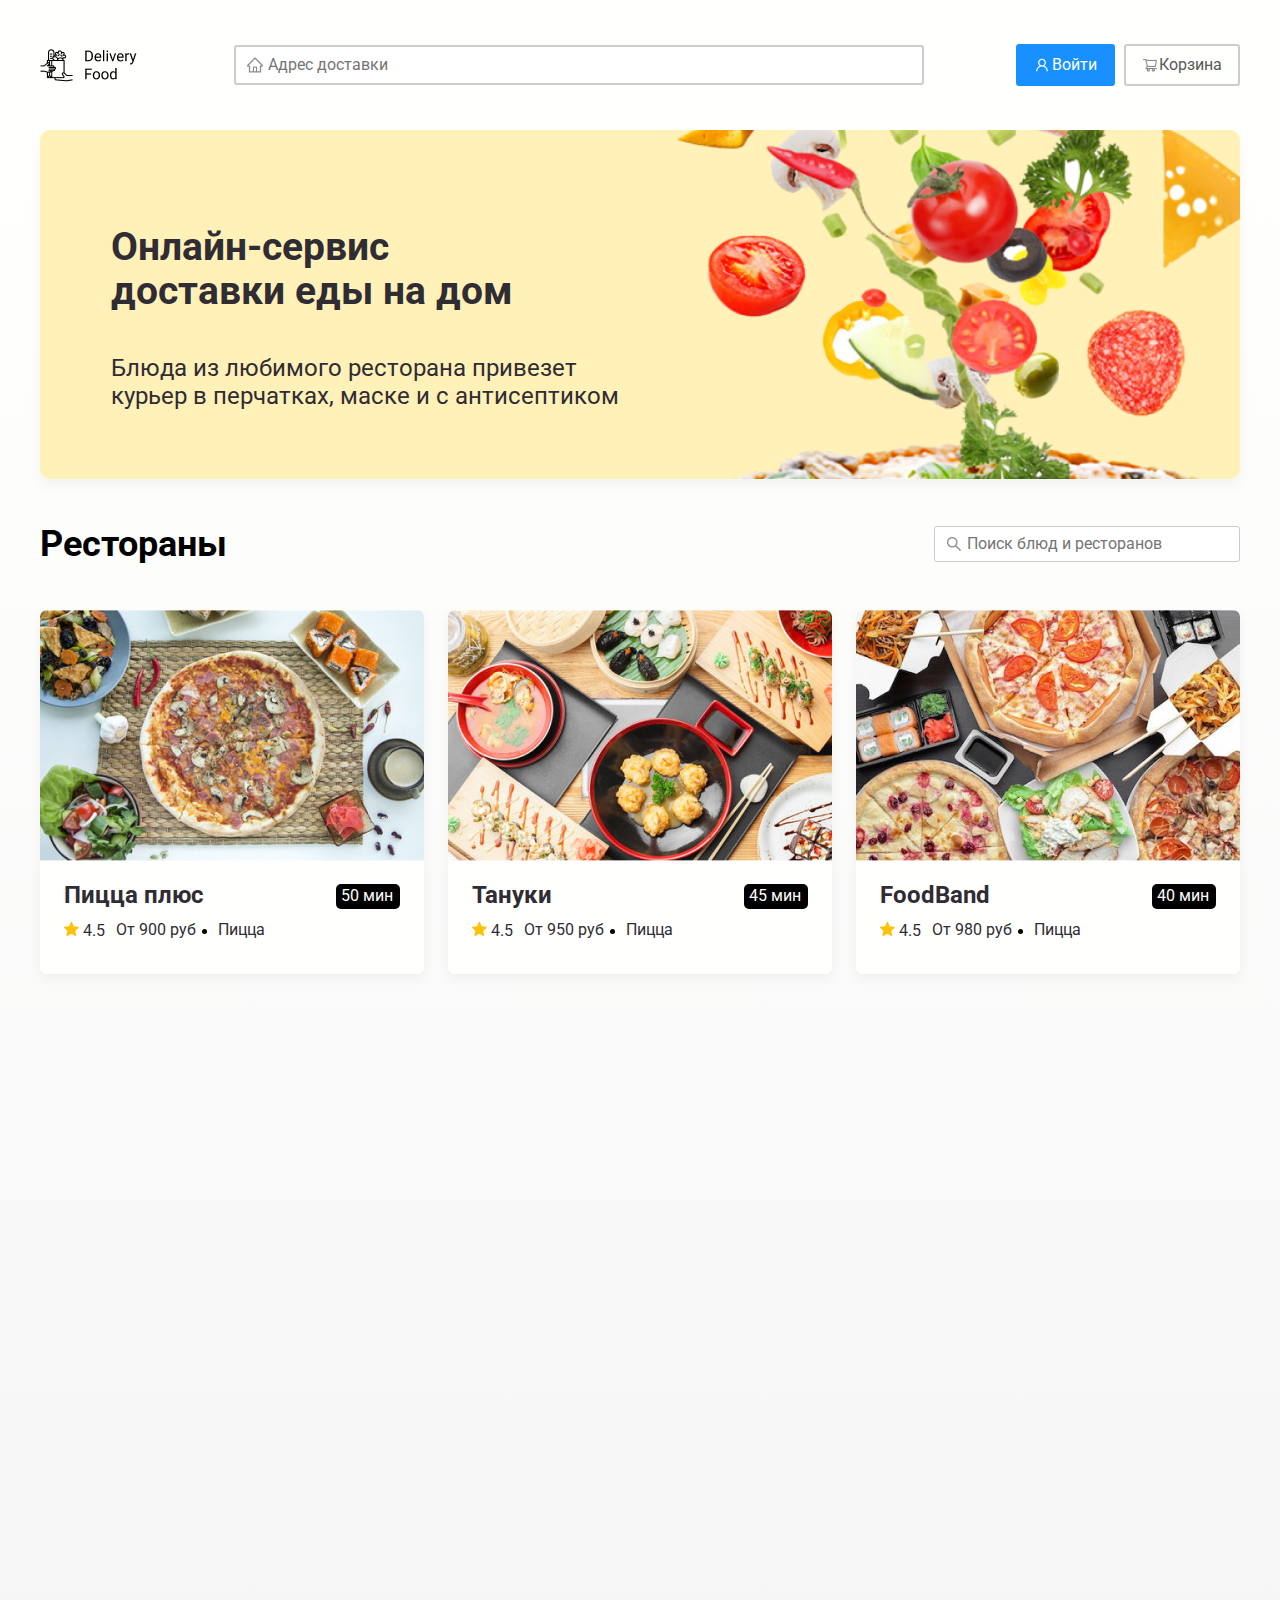
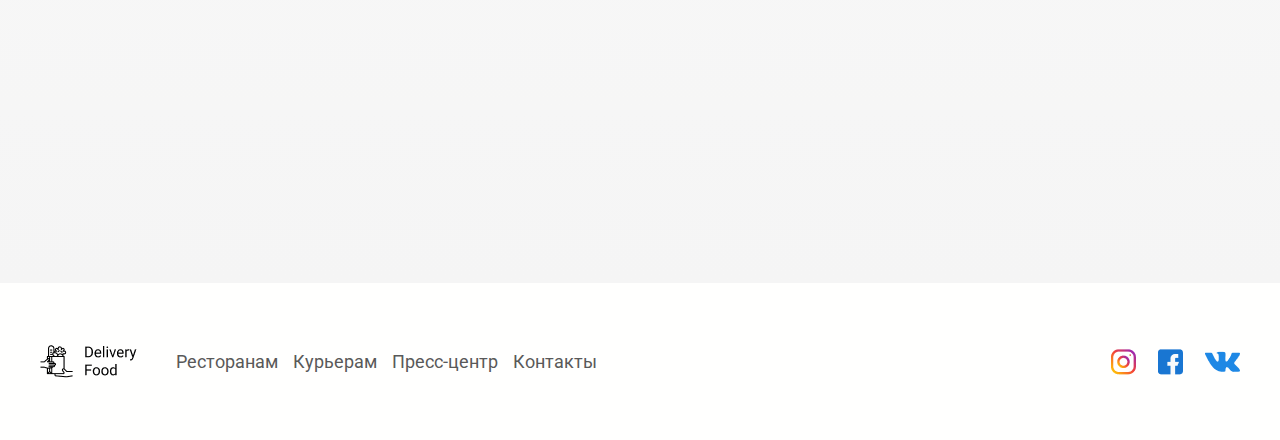
<file: index.html>
<!DOCTYPE html>
<html lang="ru">
<head>
	<meta charset="UTF-8">
	<title>Shop</title>
	<meta name="viewport" content="width=device-width, initial-scale=1.0">
	<link type="text/css" rel="stylesheet" href="css/animate.css">
	<link type="text/css" rel="stylesheet" href="css/normalize.css">
	<link type="text/css" rel="stylesheet" href="css/style.css">
</head>
<body>
	<header id="header" class="header">
		<div class="container">
			<div class="header__content">
				<a class="header__logo" href="index.html"><img src="images/logo-01.png" alt="Delivery food" /></a>
				<input class="header__input" type="text" name="address" placeholder="Адрес доставки">
				<div class="header__buttons">
					<button class="button enter" data-fill="open-form"><img src="images/ico-01.png" alt="user" /> Войти</button>
					<button class="button bag" data-toggle="open-modal"><img src="images/ico-02.png" alt="bag" /> Корзина</button>
				</div>
			</div>
		</div>
	</header>
	<!-- /.header -->
	<main id="main" class="main">
		<section class="intro">
			<div class="container">
				<div class="intro__content">
					<h1 class="intro__title">
						Онлайн-сервис <br />доставки еды на&nbsp;дом
					</h1>
					<p class="intro__text">
						Блюда из любимого ресторана привезет курьер в перчатках, маске и с&nbsp;антисептиком
					</p>
				</div>
			</div>
			<!-- /.container -->
		</section>
		<!-- /.intro -->
		<section class="restaurants">
			<div class="container">
				<div class="restaurants__content">
					<div class="restaurants__heading">
						<h2 class="restaurants__title">
							Рестораны
						</h2>
						<input class="restaurants__search" type="text" name="search" placeholder="Поиск блюд и ресторанов">
					</div>
					<!-- /.restaurant__heading -->
				</div>
			</div>
		</section>
		<!-- /.restaurants -->
		<section class="cards">
			<div class="container">
				<div class="cards__content">
					<a class="card wow fadeInRight" data-wow-delay="0.1s" href="restaurant.html">
						<img class="card__image" src="images/img-01.jpg" alt="pizza">
						<div class="card__info">
							<div class="card__heading">
								<h3 class="card__title">
									Пицца плюс
								</h3>
								<div class="card__time">
									<p>50 мин</p>
								</div>
							</div>
							<!-- /.card__info -->
							<div class="card__rate">
								<div class="card__star">
									<span><img src="images/ico-04.png" alt="star"></span> 4.5
								</div>
								<div class="card__price">
									<p>От 900 руб</p>
								</div>
								<div class="card__kind">
									<p>Пицца</p>
								</div>
							</div>
							<!-- /.card__rate -->
						</div>
					</a>
					<!-- /.card -->
					<a class="card wow fadeInRight" data-wow-delay="0.2s" href="restaurant.html">
						<img class="card__image" src="images/img-02.jpg" alt="pizza">
						<div class="card__info">
							<div class="card__heading">
								<h3 class="card__title">
									Тануки
								</h3>
								<div class="card__time">
									<p>45 мин</p>
								</div>
							</div>
							<!-- /.card__info -->
							<div class="card__rate">
								<div class="card__star">
									<span><img src="images/ico-04.png" alt="star"></span> 4.5
								</div>
								<div class="card__price">
									<p>От 950 руб</p>
								</div>
								<div class="card__kind">
									<p>Пицца</p>
								</div>
							</div>
							<!-- /.card__rate -->
						</div>
					</a>
					<!-- /.card -->
					<a class="card wow fadeInRight" data-wow-delay="0.3s" href="restaurant.html">
						<img class="card__image" src="images/img-03.jpg" alt="pizza">
						<div class="card__info">
							<div class="card__heading">
								<h3 class="card__title">
									FoodBand
								</h3>
								<div class="card__time">
									<p>40 мин</p>
								</div>
							</div>
							<!-- /.card__info -->
							<div class="card__rate">
								<div class="card__star">
									<span><img src="images/ico-04.png" alt="star"></span> 4.5
								</div>
								<div class="card__price">
									<p>От 980 руб</p>
								</div>
								<div class="card__kind">
									<p>Пицца</p>
								</div>
							</div>
							<!-- /.card__rate -->
						</div>
					</a>
					<!-- /.card -->
					<a class="card wow fadeInRight" data-wow-delay="0.1s" href="restaurant.html">
						<img class="card__image" src="images/img-04.jpg" alt="pizza">
						<div class="card__info">
							<div class="card__heading">
								<h3 class="card__title">
									Жадина-пицца
								</h3>
								<div class="card__time">
									<p>50 мин</p>
								</div>
							</div>
							<!-- /.card__info -->
							<div class="card__rate">
								<div class="card__star">
									<span><img src="images/ico-04.png" alt="star"></span> 4.5
								</div>
								<div class="card__price">
									<p>От 900 руб</p>
								</div>
								<div class="card__kind">
									<p>Пицца</p>
								</div>
							</div>
							<!-- /.card__rate -->
						</div>
					</a>
					<!-- /.card -->
					<a class="card wow fadeInRight" data-wow-delay="0.2s" href="restaurant.html">
						<img class="card__image" src="images/img-05.jpg" alt="pizza">
						<div class="card__info">
							<div class="card__heading">
								<h3 class="card__title">
									Точка еды
								</h3>
								<div class="card__time">
									<p>55 мин</p>
								</div>
							</div>
							<!-- /.card__info -->
							<div class="card__rate">
								<div class="card__star">
									<span><img src="images/ico-04.png" alt="star"></span> 4.5
								</div>
								<div class="card__price">
									<p>От 950 руб</p>
								</div>
								<div class="card__kind">
									<p>Пицца</p>
								</div>
							</div>
							<!-- /.card__rate -->
						</div>
					</a>
					<!-- /.card -->
					<a class="card wow fadeInRight" data-wow-delay="0.3s" href="restaurant.html">
						<img class="card__image" src="images/img-06.jpg" alt="pizza">
						<div class="card__info">
							<div class="card__heading">
								<h3 class="card__title">
									PizzaBurger
								</h3>
								<div class="card__time">
									<p>50 мин</p>
								</div>
							</div>
							<!-- /.card__info -->
							<div class="card__rate">
								<div class="card__star">
									<span><img src="images/ico-04.png" alt="star"></span> 4.5
								</div>
								<div class="card__price">
									<p>От 900 руб</p>
								</div>
								<div class="card__kind">
									<p>Пицца</p>
								</div>
							</div>
							<!-- /.card__rate -->
						</div>
					</a>
					<!-- /.card -->
					<a class="card wow fadeInRight" data-wow-delay="0.1s" href="restaurant.html">
						<img class="card__image" src="images/img-06.jpg" alt="pizza">
						<div class="card__info">
							<div class="card__heading">
								<h3 class="card__title">
									PizzaBurger
								</h3>
								<div class="card__time">
									<p>50 мин</p>
								</div>
							</div>
							<!-- /.card__info -->
							<div class="card__rate">
								<div class="card__star">
									<span><img src="images/ico-04.png" alt="star"></span> 4.5
								</div>
								<div class="card__price">
									<p>От 900 руб</p>
								</div>
								<div class="card__kind">
									<p>Пицца</p>
								</div>
							</div>
							<!-- /.card__rate -->
						</div>
					</a>
					<!-- /.card -->
					<a class="card wow fadeInRight" data-wow-delay="0.2s" href="restaurant.html">
						<img class="card__image" src="images/img-04.jpg" alt="pizza">
						<div class="card__info">
							<div class="card__heading">
								<h3 class="card__title">
									Жадина-пицца
								</h3>
								<div class="card__time">
									<p>50 мин</p>
								</div>
							</div>
							<!-- /.card__info -->
							<div class="card__rate">
								<div class="card__star">
									<span><img src="images/ico-04.png" alt="star"></span> 4.5
								</div>
								<div class="card__price">
									<p>От 900 руб</p>
								</div>
								<div class="card__kind">
									<p>Пицца</p>
								</div>
							</div>
							<!-- /.card__rate -->
						</div>
					</a>
					<!-- /.card -->
					<a class="card wow fadeInRight" data-wow-delay="0.3s" href="restaurant.html">
						<img class="card__image" src="images/img-05.jpg" alt="pizza">
						<div class="card__info">
							<div class="card__heading">
								<h3 class="card__title">
									Точка еды
								</h3>
								<div class="card__time">
									<p>55 мин</p>
								</div>
							</div>
							<!-- /.card__info -->
							<div class="card__rate">
								<div class="card__star">
									<span><img src="images/ico-04.png" alt="star"></span> 4.5
								</div>
								<div class="card__price">
									<p>От 950 руб</p>
								</div>
								<div class="card__kind">
									<p>Пицца</p>
								</div>
							</div>
							<!-- /.card__rate -->
						</div>
					</a>
					<!-- /.card -->
				</div>
			</div>
		</section>
		<!-- /.cards -->
	</main>
	<!-- /.main -->
	<footer id="footer" class="footer">
		<div class="container">
			<div class="footer__content">
				<a class="footer__logo" href="index.html"><img src="images/logo-01.png" alt="Delivery food" /></a>
				<nav class="footer__menu">
					<ul class="footer__list">
						<li class="footer__item">
							<a class="footer__link" href="http://link">Ресторанам</a>
						</li>
						<li class="footer__item">
							<a class="footer__link" href="http://link">Курьерам</a>
						</li>
						<li class="footer__item">
							<a class="footer__link" href="http://link">Пресс-центр</a>
						</li>
						<li class="footer__item">
							<a class="footer__link" href="http://link">Контакты</a>
						</li>
					</ul>
				</nav>
				<div class="footer__social">
					<a href="http://link"><img class="footer__icon" src="images/ico-instagram.png" alt="ig" /></a>
					<a href="http://link"><img class="footer__icon" src="images/ico-facebook.png" alt="fb" /></a>
					<a href="http://link"><img class="footer__icon" src="images/ico-vkontakte.png" alt="vk" /></a>
				</div>
			</div>
		</div>
	</footer>
	<!-- /.footer -->
	<div class="modal wow fadeIn" data-wow-duration="0.5s">
		<div class="modal__content">
			<div class="modal__header">
				<h1 class="modal__title">
					Корзина
				</h1>
				<button class="modal__close" data-toggle="close-modal">
					&times;
				</button>
			</div>
			<!-- /.modal__header -->
			<div class="modal__main">
				<div class="modal__row row">
					<p class="row__text">
						Ролл угорь стандарт
					</p>
					<strong class="row__price">
						250 &#8381;
					</strong>
					<div class="row__order">
						<button class="row__counter">-</button>
						<span class="row__value">1</span>
						<button class="row__counter">+</button>
					</div>
				</div>
				<!-- /.modal__row -->
				<div class="modal__row row">
					<p class="row__text">
						Ролл угорь плюс
					</p>
					<strong class="row__price">
						250 &#8381;
					</strong>
					<div class="row__order">
						<button class="row__counter">-</button>
						<span class="row__value">1</span>
						<button class="row__counter">+</button>
					</div>
				</div>
				<!-- /.modal__row -->
				<div class="modal__row row">
					<p class="row__text">
						Ролл с креветкой стандарт
					</p>
					<strong class="row__price">
						250 &#8381;
					</strong>
					<div class="row__order">
						<button class="row__counter">-</button>
						<span class="row__value">1</span>
						<button class="row__counter">+</button>
					</div>
				</div>
				<!-- /.modal__row -->
				<div class="modal__row row">
					<p class="row__text">
						Ролл с креветкой плюс
					</p>
					<strong class="row__price">
						250 &#8381;
					</strong>
					<div class="row__order">
						<button class="row__counter">-</button>
						<span class="row__value">1</span>
						<button class="row__counter">+</button>
					</div>
				</div>
				<!-- /.modal__row -->
				<div class="modal__row row">
					<p class="row__text">
						Ролл угорь стандарт
					</p>
					<strong class="row__price">
						250 &#8381;
					</strong>
					<div class="row__order">
						<button class="row__counter">-</button>
						<span class="row__value">1</span>
						<button class="row__counter">+</button>
					</div>
				</div>
				<!-- /.modal__row -->
			</div>
			<!-- /.modal__main -->
			<div class="modal__footer">
				<div class="modal__price">
					1250 &#8381;
				</div>
				<div class="modal__button">
					<button class="button order">Оформить заказ</button>
					<button class="button cancel" data-toggle="close-modal">Отмена</button>
				</div>
			</div>
			<!-- /.modal__footer -->
		</div>
		<!-- /.modal__content -->
	</div>
	<!-- /.modal -->
	<form class="form wow fadeIn" data-wow-duration="0.5s" action="sign-in">
		<div class="form__content">
			<button class="form__close" data-fill="close-form">
				&times;
			</button>
			<h4 class="form__header">
				Fill the fields below to&nbsp;enter the&nbsp;site
			</h4>
			<div class="form__group">
				<label>Your e-mail</label>
				<input class="form__input" type="email" name="usermail" required>
			</div>
			<!-- /.form__froup -->
			<div class="form__group">
				<label>Your password</label>
				<input class="form__input" type="password" name="userpassword" required>
			</div>
			<!-- /.form__group -->
			<button class="form__button button" type="submit">
				<span class="button__text">Enter</span>
			</button>
		</div>
		<!-- /.form__content -->
	</form>
	<!-- /.form -->
	<script src="https://ajax.googleapis.com/ajax/libs/jquery/3.3.1/jquery.min.js"></script>
	<script src="js/wow.min.js"></script>
	<script src="js/index.js"></script>
</body>
</html>
</file>
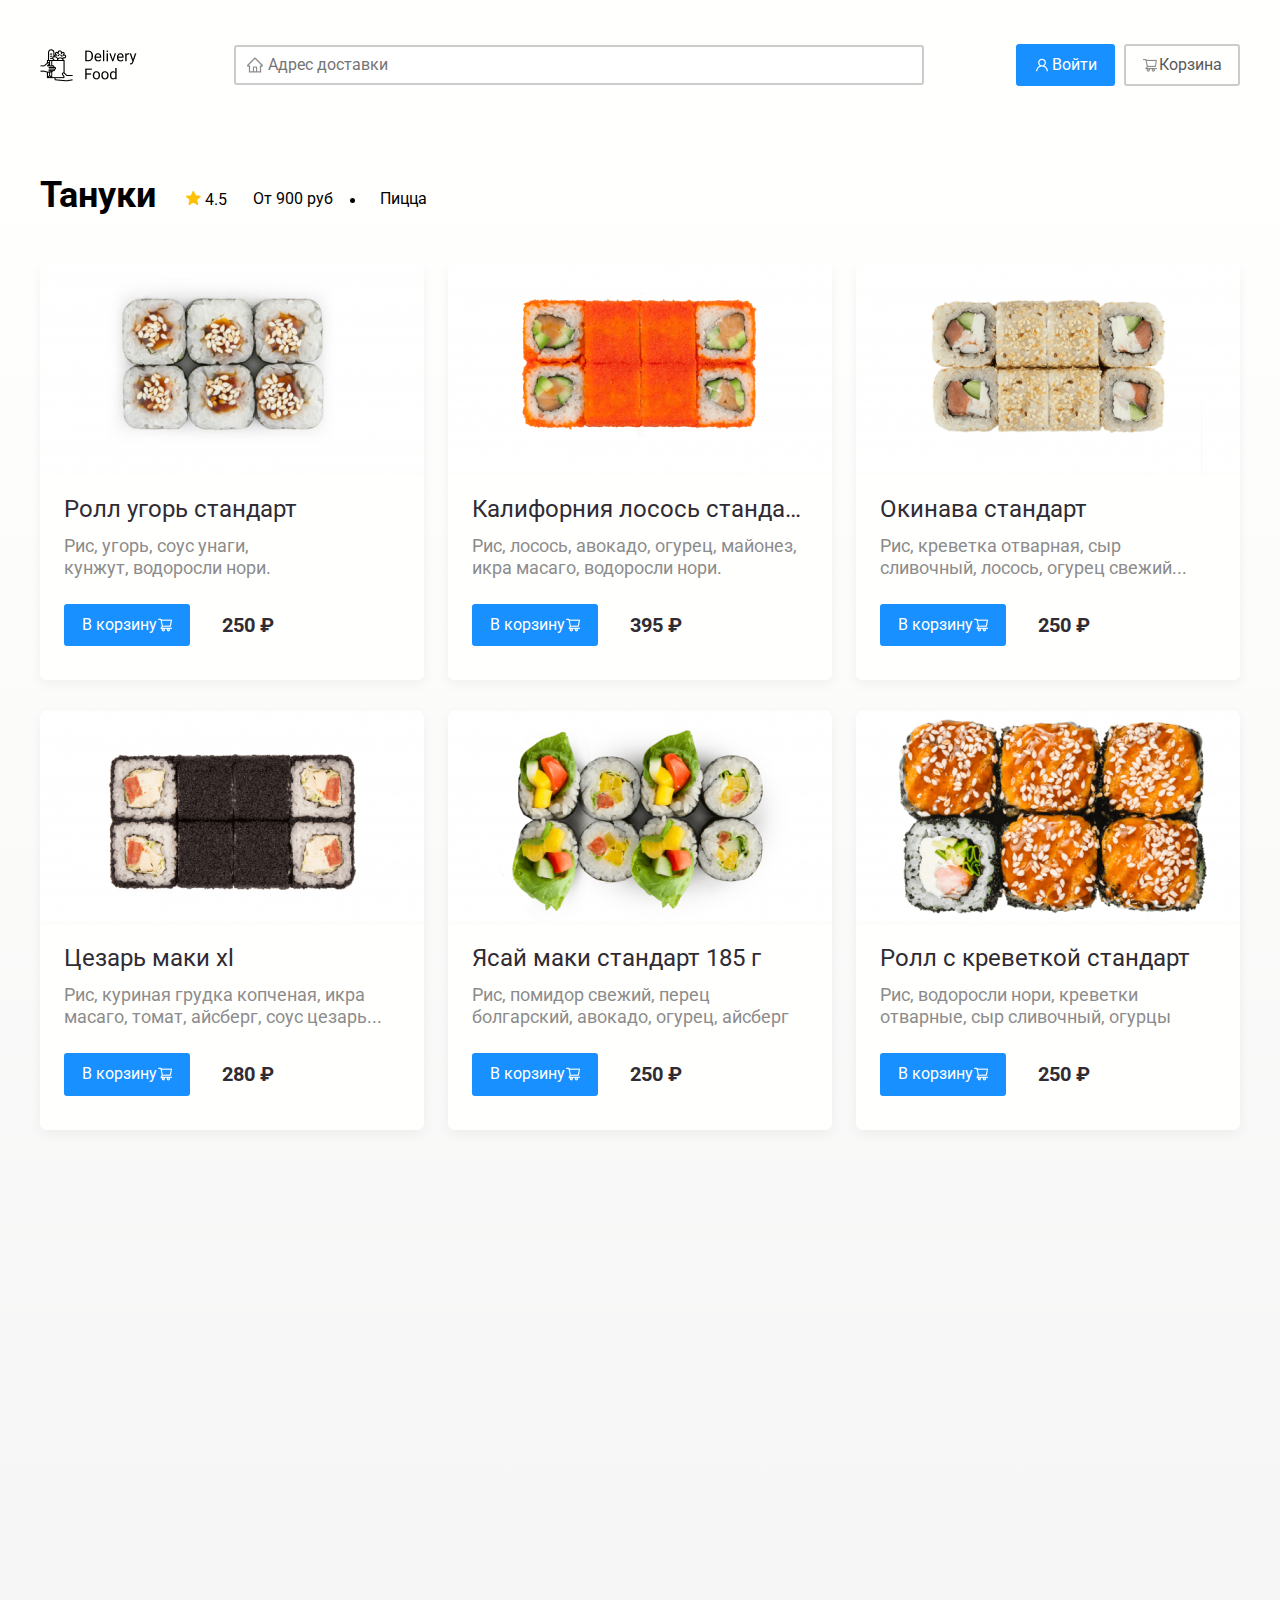
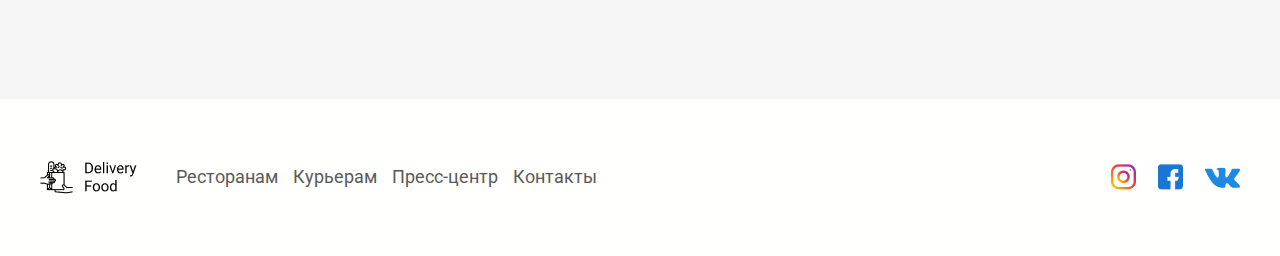
<file: restaurant.html>
<!DOCTYPE html>
<html lang="ru">
<head>
	<meta charset="UTF-8">
	<title>Restaurant</title>
	<meta name="viewport" content="width=device-width, initial-scale=1.0">
	<link type="text/css" rel="stylesheet" href="css/animate.css">
	<link type="text/css" rel="stylesheet" href="css/normalize.css">
	<link type="text/css" rel="stylesheet" href="css/style.css">
</head>
<body>
	<header id="header" class="header">
		<div class="container">
			<div class="header__content">
				<a class="header__logo" href="index.html"><img src="images/logo-01.png" alt="Delivery food" /></a>
				<input class="header__input" type="text" name="address" placeholder="Адрес доставки">
				<div class="header__buttons">
					<button class="button enter" data-fill="open-form"><img src="images/ico-01.png" alt="user" /> Войти</button>
					<button class="button bag" data-toggle="open-modal"><img src="images/ico-02.png" alt="bag" /> Корзина</button>
				</div>
			</div>
		</div>
	</header>
	<!-- /.header -->
	<main id="main" class="main">
		<section class="restaurants">
			<div class="container">
				<div class="restaurants__content">
					<div class="restaurants__heading">
						<h2 class="restaurants__title">
							Тануки
						</h2>
						<div class="restaurants__rate">
							<div class="restaurants__star">
								<span><img src="images/ico-04.png" alt="star"></span> 4.5
							</div>
							<div class="restaurants__price">
								<p>От 900 руб</p>
							</div>
							<div class="restaurants__kind">
								<p>Пицца</p>
							</div>
						</div>
						<!-- /.card__rate -->
					</div>
					<!-- /.restaurant__heading -->
				</div>
			</div>
		</section>
		<!-- /.restaurants -->
		<section class="cards">
			<div class="container">
				<div class="cards__content">
					<div class="card wow flipInX" data-wow-duration="1.5s" data-wow-delay="0.1s">
						<img class="card__image" src="images/img-07.png" alt="rolls">
						<div class="card__info">
							<p class="card__title">
								Ролл угорь стандарт
							</p>
							<p class="card__text">
								Рис, угорь, соус унаги, <br />
								кунжут, водоросли нори.
							</p>
							<div class="card__cost">
								<button class="card__button enter">В корзину <img src="images/ico-05.png" alt="bag" /></button>
								<div class="card__price">
									250 &#8381;
								</div>
							</div>
							<!-- /.card__cost -->
						</div>
						<!-- /.card__info -->
					</div>
					<!-- /.card -->
					<div class="card wow flipInX" data-wow-duration="1.5s" data-wow-delay="0.2s">
						<img class="card__image" src="images/img-08.png" alt="rolls">
						<div class="card__info">
							<p class="card__title">
								Калифорния лосось стандарт
							</p>
							<p class="card__text">
								Рис, лосось, авокадо, огурец, майонез, икра масаго, водоросли нори.
							</p>
							<div class="card__cost">
								<button class="card__button enter">В корзину <img src="images/ico-05.png" alt="bag" /></button>
								<div class="card__price">
									395 &#8381;
								</div>
							</div>
							<!-- /.card__cost -->
						</div>
						<!-- /.card__info -->
					</div>
					<!-- /.card -->
					<div class="card wow flipInX" data-wow-duration="1.5s" data-wow-delay="0.3s">
						<img class="card__image" src="images/img-09.png" alt="rolls">
						<div class="card__info">
							<p class="card__title">
								Окинава стандарт
							</p>
							<p class="card__text">
								Рис, креветка отварная, сыр сливочный, лосось, огурец свежий...
							</p>
							<div class="card__cost">
								<button class="card__button enter">В корзину <img src="images/ico-05.png" alt="bag" /></button>
								<div class="card__price">
									250 &#8381;
								</div>
							</div>
							<!-- /.card__cost -->
						</div>
						<!-- /.card__info -->
					</div>
					<!-- /.card -->
					<div class="card wow flipInX" data-wow-duration="1.5s" data-wow-delay="0.1s">
						<img class="card__image" src="images/img-10.png" alt="rolls">
						<div class="card__info">
							<p class="card__title">
								Цезарь маки хl
							</p>
							<p class="card__text">
								Рис, куриная грудка копченая, икра масаго, томат, айсберг, соус цезарь...
							</p>
							<div class="card__cost">
								<button class="card__button enter">В корзину <img src="images/ico-05.png" alt="bag" /></button>
								<div class="card__price">
									280 &#8381;
								</div>
							</div>
							<!-- /.card__cost -->
						</div>
						<!-- /.card__info -->
					</div>
					<!-- /.card -->
					<div class="card wow flipInX" data-wow-duration="1.5s" data-wow-delay="0.2s">
						<img class="card__image" src="images/img-11.png" alt="rolls">
						<div class="card__info">
							<p class="card__title">
								Ясай маки стандарт 185&nbsp;г
							</p>
							<p class="card__text">
								Рис, помидор свежий, перец болгарский, авокадо, огурец, айсберг
							</p>
							<div class="card__cost">
								<button class="card__button enter">В корзину <img src="images/ico-05.png" alt="bag" /></button>
								<div class="card__price">
									250 &#8381;
								</div>
							</div>
							<!-- /.card__cost -->
						</div>
						<!-- /.card__info -->
					</div>
					<!-- /.card -->
					<div class="card wow flipInX" data-wow-duration="1.5s" data-wow-delay="0.3s">
						<img class="card__image" src="images/img-12.png" alt="rolls">
						<div class="card__info">
							<p class="card__title">
								Ролл с креветкой стандарт
							</p>
							<p class="card__text">
								Рис, водоросли нори, креветки отварные, сыр сливочный, огурцы
							</p>
							<div class="card__cost">
								<button class="card__button enter">В корзину <img src="images/ico-05.png" alt="bag" /></button>
								<div class="card__price">
									250 &#8381;
								</div>
							</div>
							<!-- /.card__cost -->
						</div>
						<!-- /.card__info -->
					</div>
					<!-- /.card -->
					<div class="card wow flipInX" data-wow-duration="1.5s" data-wow-delay="0.1s">
						<img class="card__image" src="images/img-08.png" alt="rolls">
						<div class="card__info">
							<p class="card__title">
								Калифорния лосось стандарт
							</p>
							<p class="card__text">
								Рис, лосось, авокадо, огурец, майонез, икра масаго, водоросли нори.
							</p>
							<div class="card__cost">
								<button class="card__button enter">В корзину <img src="images/ico-05.png" alt="bag" /></button>
								<div class="card__price">
									395 &#8381;
								</div>
							</div>
							<!-- /.card__cost -->
						</div>
						<!-- /.card__info -->
					</div>
					<!-- /.card -->
					<div class="card wow flipInX" data-wow-duration="1.5s" data-wow-delay="0.2s">
						<img class="card__image" src="images/img-09.png" alt="rolls">
						<div class="card__info">
							<p class="card__title">
								Окинава стандарт
							</p>
							<p class="card__text">
								Рис, креветка отварная, сыр сливочный, лосось, огурец свежий...
							</p>
							<div class="card__cost">
								<button class="card__button enter">В корзину <img src="images/ico-05.png" alt="bag" /></button>
								<div class="card__price">
									250 &#8381;
								</div>
							</div>
							<!-- /.card__cost -->
						</div>
						<!-- /.card__info -->
					</div>
					<!-- /.card -->
					<div class="card wow flipInX" data-wow-duration="1.5s" data-wow-delay="0.3s">
						<img class="card__image" src="images/img-10.png" alt="rolls">
						<div class="card__info">
							<p class="card__title">
								Цезарь маки хl
							</p>
							<p class="card__text">
								Рис, куриная грудка копченая, икра масаго, томат, айсберг, соус цезарь...
							</p>
							<div class="card__cost">
								<button class="card__button enter">В корзину <img src="images/ico-05.png" alt="bag" /></button>
								<div class="card__price">
									280 &#8381;
								</div>
							</div>
							<!-- /.card__cost -->
						</div>
						<!-- /.card__info -->
					</div>
					<!-- /.card -->
				</div>
			</div>
		</section>
		<!-- /.cards -->
	</main>
	<!-- /.main -->
	<footer id="footer" class="footer">
		<div class="container">
			<div class="footer__content">
				<a class="footer__logo" href="index.html"><img src="images/logo-01.png" alt="Delivery food" /></a>
				<nav class="footer__menu">
					<ul class="footer__list">
						<li class="footer__item">
							<a class="footer__link" href="http://link">Ресторанам</a>
						</li>
						<li class="footer__item">
							<a class="footer__link" href="http://link">Курьерам</a>
						</li>
						<li class="footer__item">
							<a class="footer__link" href="http://link">Пресс-центр</a>
						</li>
						<li class="footer__item">
							<a class="footer__link" href="http://link">Контакты</a>
						</li>
					</ul>
				</nav>
				<div class="footer__social">
					<a href="http://link"><img class="footer__icon" src="images/ico-instagram.png" alt="ig" /></a>
					<a href="http://link"><img class="footer__icon" src="images/ico-facebook.png" alt="fb" /></a>
					<a href="http://link"><img class="footer__icon" src="images/ico-vkontakte.png" alt="vk" /></a>
				</div>
			</div>
		</div>
	</footer>
	<!-- /.footer -->
	<div class="modal wow fadeIn" data-wow-duration="0.5s">
		<div class="modal__content">
			<div class="modal__header">
				<h1 class="modal__title">
					Корзина
				</h1>
				<button class="modal__close" data-toggle="close-modal">
					&times;
				</button>
			</div>
			<!-- /.modal__header -->
			<div class="modal__main">
				<div class="modal__row row">
					<p class="row__text">
						Ролл угорь стандарт
					</p>
					<strong class="row__price">
						250 &#8381;
					</strong>
					<div class="row__order">
						<button class="row__counter">-</button>
						<span class="row__value">1</span>
						<button class="row__counter">+</button>
					</div>
				</div>
				<!-- /.modal__row -->
				<div class="modal__row row">
					<p class="row__text">
						Ролл угорь плюс
					</p>
					<strong class="row__price">
						250 &#8381;
					</strong>
					<div class="row__order">
						<button class="row__counter">-</button>
						<span class="row__value">1</span>
						<button class="row__counter">+</button>
					</div>
				</div>
				<!-- /.modal__row -->
				<div class="modal__row row">
					<p class="row__text">
						Ролл с креветкой стандарт
					</p>
					<strong class="row__price">
						250 &#8381;
					</strong>
					<div class="row__order">
						<button class="row__counter">-</button>
						<span class="row__value">1</span>
						<button class="row__counter">+</button>
					</div>
				</div>
				<!-- /.modal__row -->
				<div class="modal__row row">
					<p class="row__text">
						Ролл с креветкой плюс
					</p>
					<strong class="row__price">
						250 &#8381;
					</strong>
					<div class="row__order">
						<button class="row__counter">-</button>
						<span class="row__value">1</span>
						<button class="row__counter">+</button>
					</div>
				</div>
				<!-- /.modal__row -->
				<div class="modal__row row">
					<p class="row__text">
						Ролл угорь стандарт
					</p>
					<strong class="row__price">
						250 &#8381;
					</strong>
					<div class="row__order">
						<button class="row__counter">-</button>
						<span class="row__value">1</span>
						<button class="row__counter">+</button>
					</div>
				</div>
				<!-- /.modal__row -->
			</div>
			<!-- /.modal__main -->
			<div class="modal__footer">
				<div class="modal__price">
					1250 &#8381;
				</div>
				<div class="modal__button">
					<button class="button order">Оформить заказ</button>
					<button class="button cancel" data-toggle="close-modal">Отмена</button>
				</div>
			</div>
			<!-- /.modal__footer -->
		</div>
		<!-- /.modal__content -->
	</div>
	<!-- /.modal -->
	<form class="form wow fadeIn" data-wow-duration="0.5s" action="sign-in">
		<div class="form__content">
			<button class="form__close" data-fill="close-form">
				&times;
			</button>
			<h4 class="form__header">
				Fill the fields below to&nbsp;enter the&nbsp;site
			</h4>
			<div class="form__group">
				<label>Your e-mail</label>
				<input class="form__input" type="email" name="usermail" required>
			</div>
			<!-- /.form__froup -->
			<div class="form__group">
				<label>Your password</label>
				<input class="form__input" type="password" name="userpassword" required>
			</div>
			<!-- /.form__group -->
			<button class="form__button button" type="submit">
				<span class="button__text">Enter</span>
			</button>
		</div>
		<!-- /.form__content -->
	</form>
	<!-- /.form -->
	<script src="https://ajax.googleapis.com/ajax/libs/jquery/3.3.1/jquery.min.js"></script>
	<script src="js/wow.min.js"></script>
	<script src="js/index.js"></script>
</body>
</html>
</file>
<file: css/style.css>
@import url('https://fonts.googleapis.com/css2?family=Roboto:ital,wght@0,400;0,700;1,400;1,700&display=swap');

*{
	margin:0;
	padding:0;
	-webkit-box-sizing:border-box;
	box-sizing:border-box;
}
button, input{
	border:none;
}
h1, h2, h3, h4, h5, h6, p, a, button, input, div{
	font-family:Roboto, Arial, Helvetica, sans-serif;
}
body{
	background-color:#fffffe;
}

.container{
	width:100%;
	max-width:1200px;
	margin:0 auto;
}

/*header*/
.header{
	padding:44px 10px;
}
.header__content{
	display:-webkit-box;
	display:-ms-flexbox;
	display:flex;
	-webkit-box-pack:justify;
	-ms-flex-pack:justify;
	justify-content:space-between;
	-webkit-box-align:center;
	-ms-flex-align:center;
	align-items:center;
}
.header__logo img{
	display:block;
	width:101px;
}
.header__input{
	width:60%;
	max-width:690px;
	margin:0 0 0 10px;
	font-size:16px;
	line-height:24px;
	border:2px solid #ccc;
	border-radius:3px;
	padding:6px 32px;
	background-image:url('../images/bg-02.png');
	background-position:left 10px center;
	background-repeat:no-repeat;
	color:#969696;
	overflow:hidden;
}
.header__buttons{
	display:-webkit-box;
	display:-ms-flexbox;
	display:flex;
}
.button,
.card__button{
	display:-webkit-box;
	display:-ms-flexbox;
	display:flex;
	-webkit-box-align:center;
	-ms-flex-align:center;
	align-items:center;
	padding:10px 16px;
	margin-left:9px;
	border-radius:3px;
	-webkit-transition:all 0.2s ease-in;
	-o-transition:all 0.2s ease-in;
	transition:all 0.2s ease-in;
}

.enter,
.order{
	background-color:#1890ff;
	border:2px solid #1890ff;
	color:#fffffe;
}
.bag,
.cancel{
	background-color:#fffffe;
	color:#595959;
	border:2px solid #ccc;
}
.button img{
	display:block;
	padding:0 2px 0 0;
}

/*main*/
.main{
	
	background:-webkit-gradient(linear, left top, left bottom, color-stop(1.04%, rgba(245, 245, 245, 0)), to(#f5f5f5));
	
	background:-webkit-linear-gradient(top, rgba(245, 245, 245, 0) 1.04%, #f5f5f5 100%);
	
	background:-o-linear-gradient(top, rgba(245, 245, 245, 0) 1.04%, #f5f5f5 100%);
	
	background:linear-gradient(180deg, rgba(245, 245, 245, 0) 1.04%, #f5f5f5 100%);
}
section{
	width:100%;
	padding:0 10px;
}
/*section intro*/
.intro .container{
	background-color:#fff1b8;
	padding:68px 71px;
	border-radius:10px;
	overflow:hidden;
	-webkit-box-shadow:0 7px 12px rgba(158, 158, 163, 0.1);
	box-shadow:0 7px 12px rgba(158, 158, 163, 0.1);
	background-image:url('../images/bg-01.png');
	background-repeat:no-repeat;
	background-position:right -30px bottom;
	background-size:auto 100%;
}
.intro__content{
	width:100%;
	max-width:538px;
}
.intro__title{
	color:#302c34;
	font-weight:700;
	font-size:39px;
	padding:0 0 15px;
}
.intro__text{
	font-size:24px;
	color:#302c34;
}
/*section restaurants*/
.restaurants__content{
	padding:45px 0;
}
.restaurants__heading{
	display:-webkit-box;
	display:-ms-flexbox;
	display:flex;
	-webkit-box-align:center;
	-ms-flex-align:center;
	align-items:center;
}
.restaurants__title{
	font-size:36px;
}
.restaurants__search{
	width:306px;
	margin-left:auto;
	font-size:16px;
	line-height:24px;
	border:1px solid #ccc;
	border-radius:3px;
	padding:5px 32px;
	background-image:url('../images/bg-03.png');
	background-position:left 10px center;
	background-repeat:no-repeat;
	color:#969696;
	overflow:hidden;
}
/*cards*/
.cards{
	overflow:hidden;
}
.cards__content{
	display:-webkit-box;
	display:-ms-flexbox;
	display:flex;
	-webkit-box-pack:justify;
	-ms-flex-pack:justify;
	justify-content:space-between;
	-webkit-box-align:center;
	-ms-flex-align:center;
	align-items:center;
	-ms-flex-wrap:wrap;
	flex-wrap:wrap;
	padding:0 0 90px;
}
.card{
	-ms-flex-preferred-size:32%;
	flex-basis:32%;
	-webkit-box-shadow: 0px 4px 12px rgba(0, 0, 0, 0.05);
	box-shadow: 0px 4px 12px rgba(0, 0, 0, 0.05);
	margin:0 0 30px;
	border-radius:7px;
	overflow:hidden;
	text-decoration:none;
	color:#302c34;
}
.card__image{
	display:block;
	width:100%;
}
.card__heading{
	display:-webkit-box;
	display:-ms-flexbox;
	display:flex;
	-webkit-box-pack:justify;
	-ms-flex-pack:justify;
	justify-content:space-between;
	-webkit-box-align:center;
	-ms-flex-align:center;
	align-items:center;
	margin:0 0 10px;
}
.card__info{
	background-color:#fffffe;
	padding:21px 24px 34px;
}
.card__title{
	font-size:24px;
}
.card__time{
	min-width:64px;
	padding:3px 5px;
	background-color:#000001;
	color:#fff;
	border-radius:5px;
	margin-left:10px;
}
.card__rate{
	display:-webkit-box;
	display:-ms-flexbox;
	display:flex;
	-webkit-box-align:center;
	-ms-flex-align:center;
	align-items:center;
}
.card__star{
	margin:0 11px 0 0;
}
.card__price{
	margin:0 11px 0 0;
}
.card__price p::after{
	content:'';
	width:5px;
	height:5px;
	border-radius:50%;
	background-color:#000001;
	margin:0 0 0 6px;
	display:inline-block;
	vertical-align:middle;
}

/*footer*/
.footer{
	padding:60px 10px;
}
.footer__content{
	display:-webkit-box;
	display:-ms-flexbox;
	display:flex;
	-webkit-box-align:center;
	-ms-flex-align:center;
	align-items:center;
}
.footer__logo img{
	display:block;
	width:101px;
}
.footer__menu{
	margin-left:35px;
	margin-right:20px;
}
.footer__list{
	list-style:none;
	display:-webkit-box;
	display:-ms-flexbox;
	display:flex;
	-ms-flex-wrap:wrap;
	flex-wrap:wrap;
}
.footer__item{
	margin-right:15px;
}
.footer__item:last-child{
	margin-right:0;
}
.footer__link{
	text-decoration:none;
	font-size:18px;
	line-height:24px;
	color:#595959;
}
.footer__social{
	margin-left:auto;
	display:-webkit-box;
	display:-ms-flexbox;
	display:flex;
	-webkit-box-align:center;
	-ms-flex-align:center;
	align-items:center;
}
.footer__icon{
	display:block;
}
.footer__social a{
	margin-right:21px;
	-webkit-transition:all 0.2s ease-in;
	-o-transition:all 0.2s ease-in;
	transition:all 0.2s ease-in;
}
.footer__social a:last-child{
	margin-right:0;
}

/*Restaurants page*/
.restaurants__rate{
	display:-webkit-box;
	display:-ms-flexbox;
	display:flex;
	-webkit-box-align:center;
	-ms-flex-align:center;
	align-items:center;
	margin-top:7px;
	margin-left:30px;
}
.restaurants__star{
	margin:0 26px 0 0;
}
.restaurants__price{
	margin:0 25px 0 0;
}
.restaurants__price p::after{
	content:'';
	width:5px;
	height:5px;
	border-radius:50%;
	background-color:#000001;
	margin:0 0 0 17px;
	display:inline-block;
	vertical-align:middle;
}
/*cards*/
h3.card__title,
p.card__title{
	height:29px;
	overflow:hidden;
	white-space:nowrap;
	-o-text-overflow:ellipsis;
	text-overflow:ellipsis;
}
p.card__title{
	margin-bottom:10px;
}
.card__text{
	max-height:44px;
	overflow:hidden;
	-o-text-overflow:ellipsis;
	text-overflow:ellipsis;
	margin-bottom:25px;
	font-size:18px;
	line-height:22px;
	color:#8c8c8c;
	/*WebKit for 2 lines*/
	display: -webkit-box;
	-webkit-line-clamp: 2;
	-webkit-box-orient: vertical;
}
.card__cost{
	display:-webkit-box;
	display:-ms-flexbox;
	display:flex;
	-webkit-box-align:center;
	-ms-flex-align:center;
	align-items:center;
}
.card__button{
	margin-left:0;
	margin-right:32px;
}
.card__cost .card__price{
	margin-right:0;
	font-size:20px;
	line-height:32px;
	font-weight:700;
}

/*modal*/
.modal{
	position:fixed;
	top:0;
	left:0;
	width:100%;
	height:100%;
	background-color:rgba(0,0,0,0.2);
	display:none;
}
.modal__content{
	width:95%;
	max-width:780px;
	background-color:#fffffe;
	margin:auto;
	padding:40px 46px;
	border-radius:5px;
}
.modal__header{
	display:-webkit-box;
	display:-ms-flexbox;
	display:flex;
	-webkit-box-align:center;
	-ms-flex-align:center;
	align-items:center;
	-webkit-box-pack:justify;
	-ms-flex-pack:justify;
	justify-content:space-between;
	margin-bottom:40px;
}
.modal__title{
	font-size:36px;
	line-height:42px;
}
.modal__close,
.form__close{
	font-size:44px;
	border:0;
	background-color:transparent;
}
.modal__main{
	margin-bottom:52px;
}
.modal__row{
	padding:15px 10px 10px 0;
	border-bottom:1px solid #d9d9d9;
	display:-webkit-box;
	display:-ms-flexbox;
	display:flex;
	-webkit-box-align:center;
	-ms-flex-align:center;
	align-items:center;
	-webkit-box-pack:justify;
	-ms-flex-pack:justify;
	justify-content:space-between;
}
.row__text{
	font-size:18px;
	line-height:32px;
}
.row__price{
	font-size:20px;
	line-height:32px;
	margin-left:auto;
}
.row__order{
	margin-left:47px;
	display:-webkit-box;
	display:-ms-flexbox;
	display:flex;
	-webkit-box-align:center;
	-ms-flex-align:center;
	align-items:center;
}
.row__counter{
	display:-webkit-box;
	display:-ms-flexbox;
	display:flex;
	-webkit-box-align:center;
	-ms-flex-align:center;
	align-items:center;
	background-color:transparent;
	padding:5px 16px;
	border:1px solid #40a9ff;
	border-radius:2px;
	font-size:14px;
	line-height:22px;
	color:#40a9ff;
}
.row__value{
	font-size:16px;
	line-height:24px;
	padding:0 14px;
}
.modal__footer{
	display:-webkit-box;
	display:-ms-flexbox;
	display:flex;
	-webkit-box-align:center;
	-ms-flex-align:center;
	align-items:center;
	-webkit-box-pack:justify;
	-ms-flex-pack:justify;
	justify-content:space-between;
}
.modal__price{
	background-color:#262626;
	padding:16px 20px;
	border-radius:5px;
	font-size:20px;
	font-weight:700;
	color:#fff;
}
.modal__button{
	display:-webkit-box;
	display:-ms-flexbox;
	display:flex;
	-webkit-box-align:center;
	-ms-flex-align:center;
	align-items:center;
}
.order,
.cancel{
	font-size:16px;
}
/*form*/
.form{
	position:fixed;
	top:0;
	left:0;
	width:100%;
	height:100%;
	margin:0 auto;
	background-color:rgba(0,0,0,0.2);
	display:none;
}
.form__content{
	max-width:500px;
	width:96%;
	margin:auto;
	background:-webkit-gradient(linear, left top, right top, from(#e2e2e2), to(#f3f3f3));
	background:-webkit-linear-gradient(left, #e2e2e2, #f3f3f3);
	background:-o-linear-gradient(left, #e2e2e2, #f3f3f3);
	background:linear-gradient(to right, #e2e2e2, #f3f3f3);
	padding:20px 20px 30px;
	border-radius:10px;
}
.form__close{
	font-size:32px;
	text-align:right;
	display:block;
	margin-left:auto;
}
.form__header{
	text-align:center;
	padding:0 0 20px;
	font-size:24px;
}
.form__group{
	padding:0 0 15px;
	font-size:18px;
}
.form__group label{
	display:inline-block;
	padding:0 0 5px;
}
.form__input{
	width:100%;
	background-color:#f8f8f8;
	padding:10px;
	border-radius:5px;
	font-size:16px;
	-webkit-transition:all 0.2s ease-in;
	-o-transition:all 0.2s ease-in;
	transition:all 0.2s ease-in;
}
.form__input:focus{
	background-color:#fffffe;
}
.form__button{
	margin:15px 0 0;
	margin-left:auto;
	background-color:#a5b0a4;
	padding-right:30px;
	padding-left:30px;
	font-size:18px;
}
.form__button:hover{
	opacity:0.8;
}
/*added classes*/
.is-open{
	display:-webkit-box;
	display:-ms-flexbox;
	display:flex;
}
.wow{
	visibility:hidden;
}
.lock{
	overflow:hidden;
}


@media screen and (min-width:1024px) {
	.button:hover,
	.card__button:hover{
		cursor:pointer;
	}
	.enter:hover,
	.order:hover{
		background-color:#0376df;
		border:2px solid #0376df;
	}
	.bag:hover,
	.cancel:hover{
		background-color:#eee;
	}
	.footer__link:hover{
		text-decoration:underline;
	}
	.footer__social a:hover{
		opacity:0.8;
	}
}
@media screen and (max-width:1023px) {
	.intro .container{
		padding:40px 50px;
	}
	.intro__content{
		max-width:400px;
	}
	.intro__title{
		font-size:32px;
	}
	.intro__text{
		font-size:19px;
	}
	/*cards*/
	.card__info{
		padding:15px 10px 25px;
	}
	.card__title{
		font-size:20px;
	}
	.card__star{
		margin-right:8px;
	}
	.card__price{
		margin-right:8px;
	}
	/*footer*/
	.footer__menu{
		margin-left:20px;
	}
	.footer__social a{
		margin-right:15px;
	}
	/*modal*/
	.modal{
		overflow:auto;
	}
}
@media screen and (max-width:768px) {
	.intro .container{
		padding:30px;
		background-size:contain;
		background-position:right -50px bottom;
	}
	.intro__content{
		max-width:300px;
	}
	.intro__title{
		font-size:27px;
	}
	.intro__text{
		font-size:16px;
	}
	/*cards*/
	.cards__content{
		padding-bottom:40px;
	}
	.card{
		-ms-flex-preferred-size:48%;
		flex-basis:48%;
	}
	.card__title{
		font-size:18px;
	}
	/*footer*/
	.footer{
		padding:40px 10px;
	}
	h3.card__title,
	p.card__title{
		height:22px;
	}
	.card__button{
		margin-right:20px;
	}
}
@media screen and (max-width:720px) {
	.header{
		padding:25px 0;
	}
	.container{
		width:95%;
		padding:0;
	}
	.header__content{
		-ms-flex-wrap:wrap;
		flex-wrap:wrap;
	}
	.header__input{
		-webkit-box-ordinal-group:3;
		-ms-flex-order:2;
		order:2;
		width:100%;
		margin:10px 0 0;
	}
	/* section intro*/
	section{
		padding:0;
	}
	/*modal*/
	.modal__header{
		margin-bottom:30px;
	}
	.modal__row{
		-webkit-box-pack:start;
		-ms-flex-pack:start;
		justify-content:flex-start;
		-ms-flex-wrap:wrap;
		flex-wrap:wrap;
		padding:10px;
	}
	.row__text{
		-webkit-box-ordinal-group:1;
		-ms-flex-order:0;
		order:0;
		width:100%;
		padding-bottom:5px;
	}
	.row__price{
		margin:0;
	}
}
@media screen and (max-width:599px) {
	/*section intro*/
	.intro .container{
		padding:30px;
		background-image:none;
	}
	.intro__content{
		max-width:320px;
		margin:0 auto;
	}
	.intro__title{
		text-align:center;
		font-size:27px;
	}
	.intro__text{
		text-align:center;
		font-size:16px;
	}
	/*section restaurants*/
	.restaurants__heading{
		display:block;
	}
	.restaurants__content{
		padding:25px 0;
	}
	.restaurants__title{
		padding:0 0 15px;
	}
	.restaurants__search{
		width:100%;
	}
	/*cards*/
	.card{
		margin-bottom:25px;
	}
	.card__heading{
		-ms-flex-wrap:wrap;
		flex-wrap:wrap;
		margin-bottom:5px;
	}
	.card__title{
		-webkit-box-ordinal-group:3;
		-ms-flex-order:2;
		order:2;
		width:100%;
		margin-right:auto;
	}
	.card__time{
		margin:0 0 5px;
		margin-right:auto;
	}
	.card__rate{
		-ms-flex-wrap:wrap;
		flex-wrap:wrap;
	}
	.card__star{
		-ms-flex-preferred-size:100%;
		flex-basis:100%;
		margin:0 0 5px;
	}
	/*footer*/
	.footer__content{
		-ms-flex-wrap:wrap;
		flex-wrap:wrap;
	}
	.footer__menu{
		margin:20px 0;
		-webkit-box-ordinal-group:3;
		-ms-flex-order:2;
		order:2;
		width:100%;
	}
	.footer__link{
		font-size:16px;
	}
	.footer__item{
		margin-right:10px;
	}
	.footer__social{
		-webkit-box-ordinal-group:4;
		-ms-flex-order:3;
		order:3;
		width:100%;
	}
	/*restaurants page*/
	.restaurants__rate{
		margin-top:0;
		margin-left:0;
	}
	.restaurants__star{
		margin-right:11px;
	}
	.restaurants__price{
		margin-right:11px;
	}
	.restaurants__price p::after{
		margin-right:6px;
	}
	/*cards*/
	.card__text{
		margin-bottom:10px;
	}
	.card__cost{
		-ms-flex-wrap:wrap;
		flex-wrap:wrap;
	}
	.card__button{
		margin-right:0;
		-webkit-box-ordinal-group:3;
		-ms-flex-order:2;
		order:2;
	}
	.card__cost .card__price{
		width:100%;
		-webkit-box-ordinal-group:2;
		-ms-flex-order:1;
		order:1;
		margin-bottom:10px;
	}
	/*modal*/
	.modal__content{
		padding:30px 20px;
	}
	.modal__main{
		margin-bottom:30px;
	}
	.modal__footer{
		-ms-flex-wrap:wrap;
		flex-wrap:wrap;
	}
	.modal__price{
		padding:10px;
		margin-bottom:25px;
	}
	.modal__button{
		-webkit-box-ordinal-group:3;
		-ms-flex-order:2;
		order:2;
		width:100%;
		-webkit-box-pack:justify;
		-ms-flex-pack:justify;
		justify-content:space-between
	}
	.order{
		margin:0;
	}
}
@media screen and (max-width:414px) {
	.header__logo{
		margin:0 5px 0 0;
	}
	.button{
		padding-left:15px;
		padding-right:15px;
		margin-left:5px;
	}
	.button img{
		display:none;
	}
	/*section intro*/
	.intro .container{
		padding:25px 20px;
	}
	.intro__title{
		text-align:center;
		font-size:25px;
	}
	.intro__text{
		text-align:center;
		font-size:15px;
	}
	/*cards*/
	.card{
		-ms-flex-preferred-size:100%;
		flex-basis:100%;
	}
	/*restaurants*/
	h3.card__title,
	p.card__title{
		height:auto;
		overflow:visible;
		white-space:normal;
	}
	.card__text{
		max-height:none;
		overflow:visible;
		-webkit-line-clamp:none;
	}
	/*modal*/
	.modal__content{
		padding:20px 10px 30px;
	}
	.modal__header{
		margin-bottom:15px;
	}
	.order{
		margin:0;
	}
	/*form*/
	.form__input{
		font-size:14px;
	}
	.form__button{
		margin-left:auto;
		padding-right:25px;
		padding-left:25px;
	}
}
</file>
